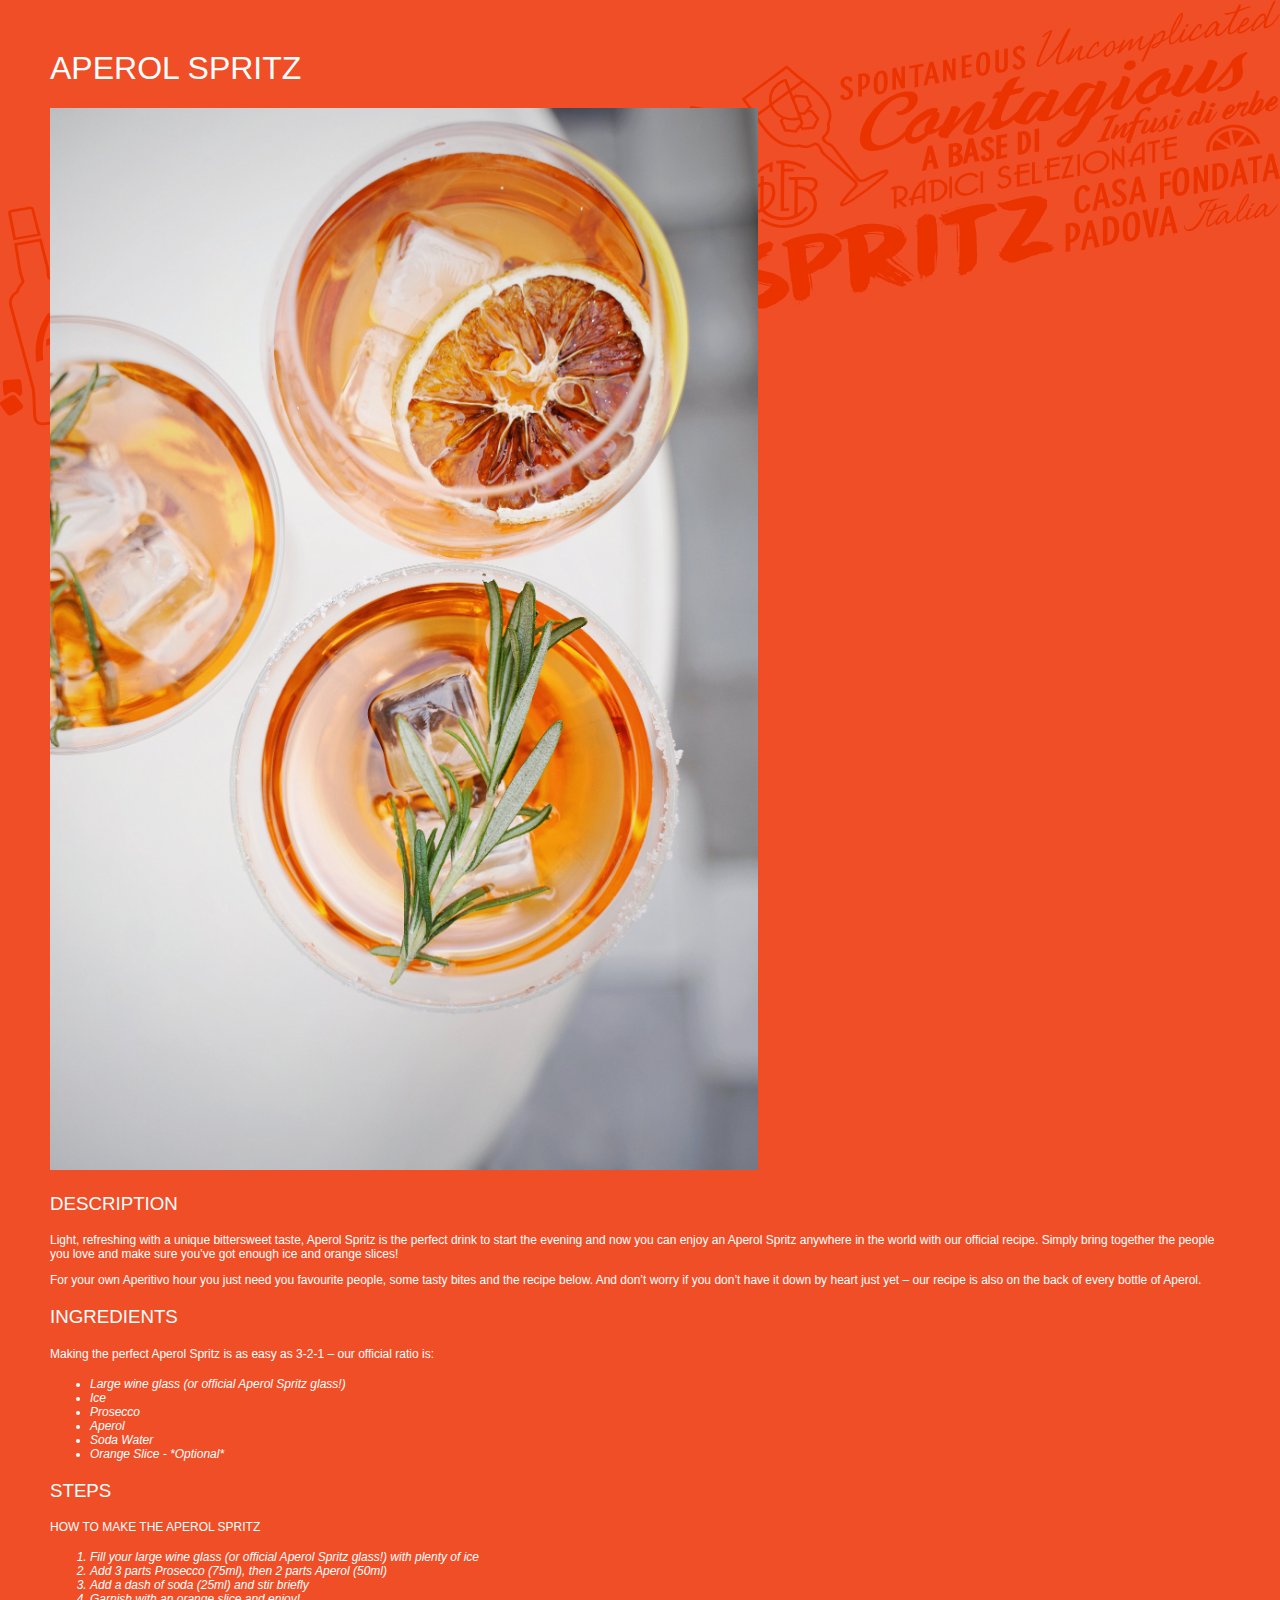
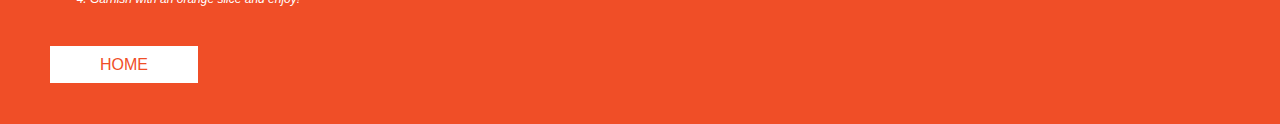
<file: recipes/aperol.html>
<!DOCTYPE html>
<html lang="en">

<head>
    <meta charset="UTF-8">
    <meta http-equiv="X-UA-Compatible" content="IE=edge">
    <meta name="viewport" content="width=device-width, initial-scale=1.0">
    <link rel="stylesheet" href="../styles/aperol.css">
    <title>Recipes - Aperol Spritz</title>
</head>

<body>
    <header>
    <h1>APEROL SPRITZ</h1>
    <!--APEROL SPRITZ RECIPE from - https://www.aperolspritzsocials.com/how-to-make-an-aperol-spritz/ -->

    <img src="../images/aperol.jpg" alt="Aperol Spritz">

    <!--Free Aperol Spritz image from - https://unsplash.com/photos/JjGLEN7T8xI?utm_source=unsplash&utm_medium=referral&utm_content=creditShareLink (Olena Sergienko)-->

    </header>
 <main>
    <h3>DESCRIPTION</h3>
    <p>Light, refreshing with a unique bittersweet taste, Aperol Spritz is the perfect drink to start the evening and
        now you
        can enjoy an Aperol Spritz anywhere in the world with our official recipe. Simply bring together the people you
        love and
        make sure you’ve got enough ice and orange slices!</p>

    <p>For your own Aperitivo hour you just need you favourite people, some tasty bites and the recipe below. And don’t
        worry if you don’t have it down by heart just yet – our recipe is also on the back of every bottle of Aperol.
    </p>
    <h3>INGREDIENTS</h3>
    <p>Making the perfect Aperol Spritz is as easy as 3-2-1 – our official ratio is:</p>
    <ul>
        <li>Large wine glass (or official Aperol Spritz glass!)</li>
        <li>Ice</li>
        <li>Prosecco</li>
        <li>Aperol</li>
        <li>Soda Water</li>
        <li>Orange Slice - *Optional*</li>
    </ul>
    <h3>STEPS</h3>
    <p>HOW TO MAKE THE APEROL SPRITZ</p>
    <ol>
        <li>Fill your large wine glass (or official Aperol Spritz glass!) with plenty of ice</li>
        <li>Add 3 parts Prosecco (75ml), then 2 parts Aperol (50ml)</li>
        <li>Add a dash of soda (25ml) and stir briefly</li>
        <li>Garnish with an orange slice and enjoy!</li>
    </ol>
</main>
    <footer>
    <a href="../index.html">HOME</a>
    </footer>
</body>

</html>
</file>
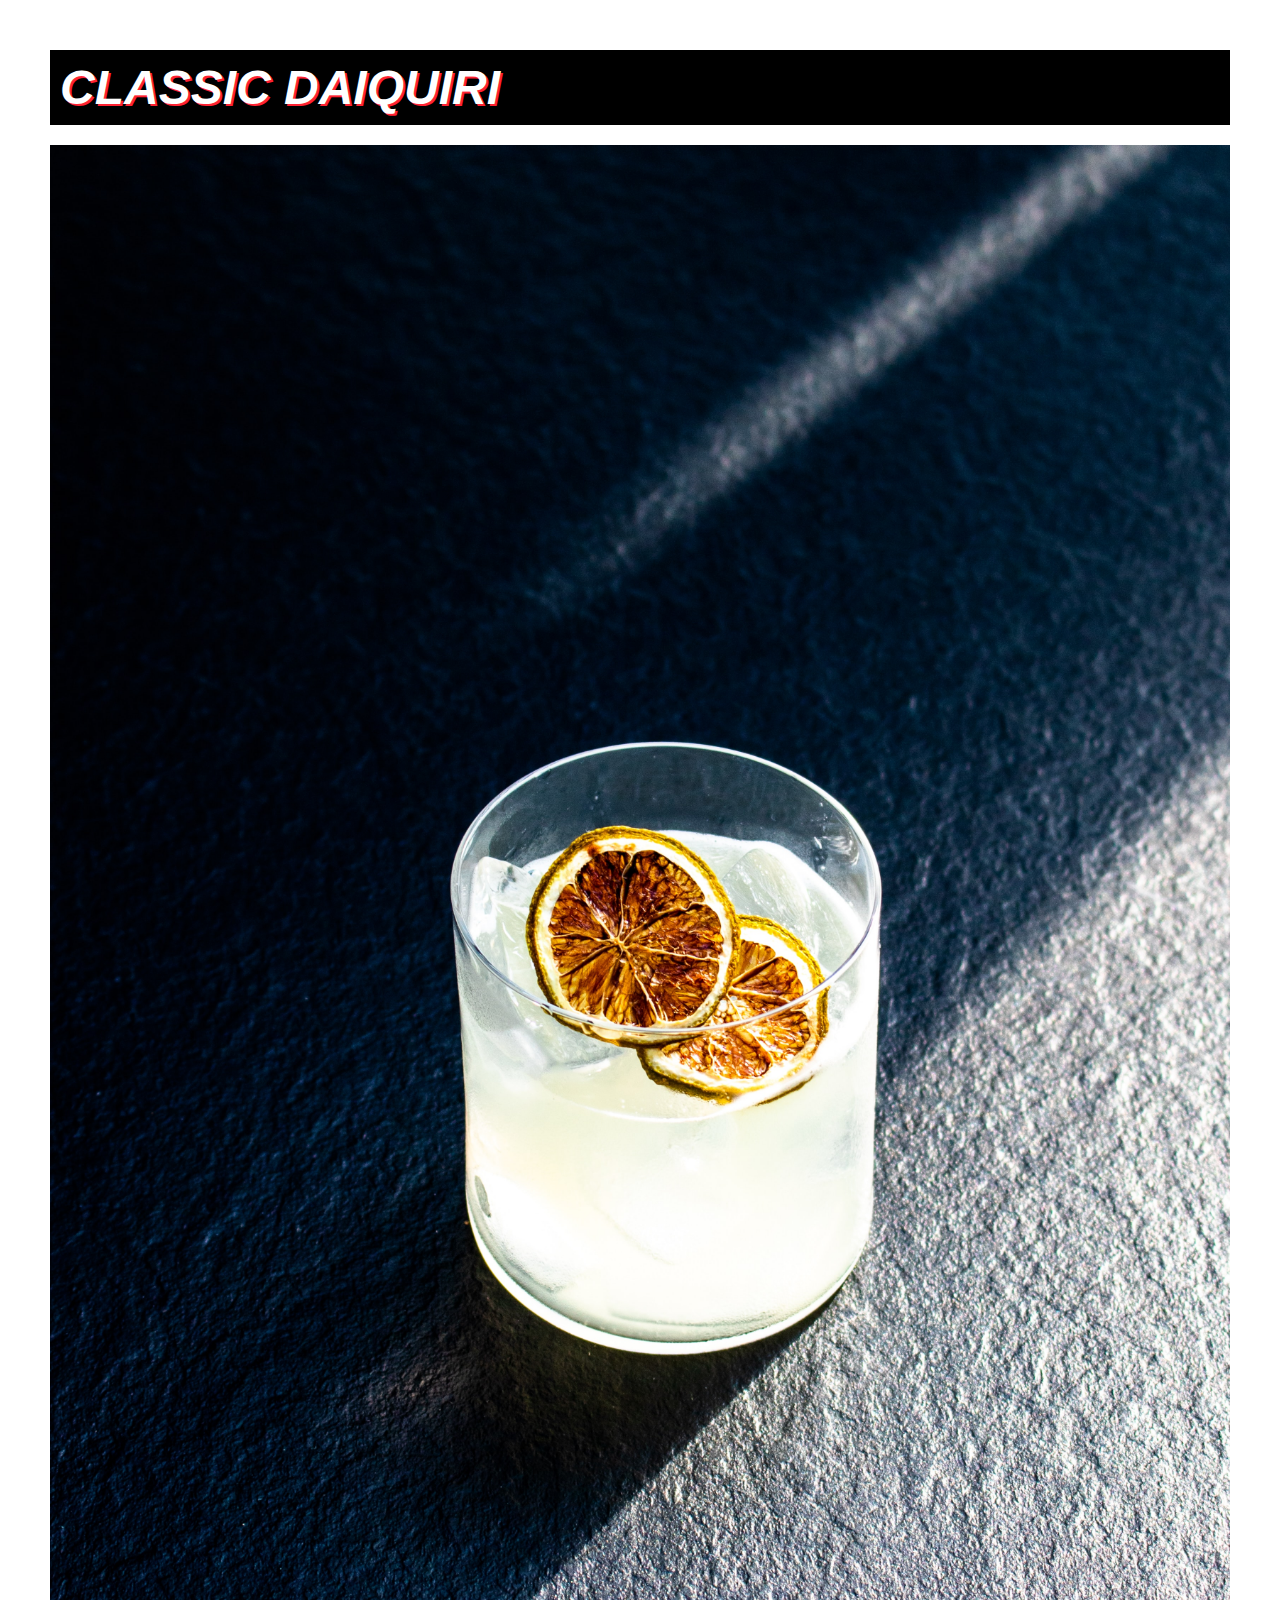
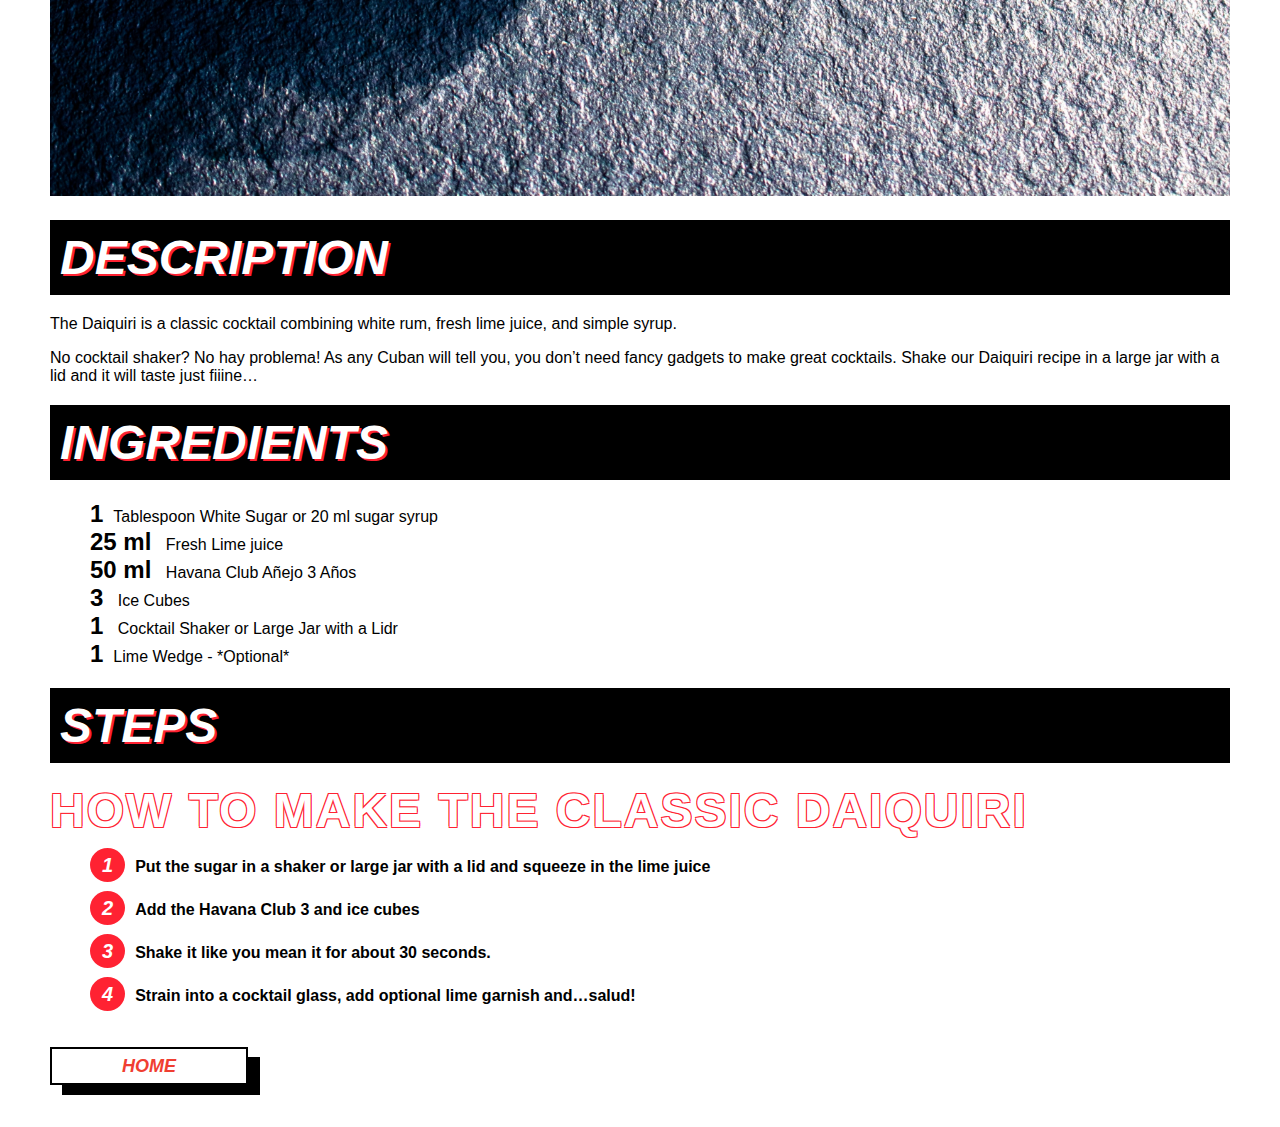
<file: recipes/daiquiri.html>
<!DOCTYPE html>
<html lang="en">

<head>
    <meta charset="UTF-8">
    <meta http-equiv="X-UA-Compatible" content="IE=edge">
    <meta name="viewport" content="width=device-width, initial-scale=1.0">
    <link rel="stylesheet" href="../styles/daiquiri.css">
    <title>Recipes - Classic Daiquiri</title>
</head>

<body>
    <h1>Classic Daiquiri</h1>

    <!--CLASSIC DAIQUIRI RECIPE from - https://havana-club.com/en-gb/cocktail/daiquiri/ -->

    <img src="../images/daiquiri.jpg" alt="Classic Daiquiri">

    <!--Free Classic Daiquiri image from -  https://unsplash.com/photos/5tf40DJYvBM?utm_source=unsplash&utm_medium=referral&utm_content=creditShareLink (Edward Howell)-->

    <h3>Description</h3>
    <p>The Daiquiri is a classic cocktail combining white rum, fresh lime juice, and simple syrup.</p>

    <p>No cocktail shaker? No hay problema! As any Cuban will tell you, you don’t need fancy gadgets to make great
        cocktails.
        Shake our Daiquiri recipe in a large jar with a lid and it will taste just fiiine…
    </p>
    <h3>Ingredients</h3>
    <ul>
        <li><span class="measure">1</span>Tablespoon White Sugar or 20 ml sugar syrup</li>
        <li><span class="measure">25 ml</span> Fresh Lime juice</li>
        <li><span class="measure">50 ml</span> Havana Club Añejo 3 Años</li>
        <li><span class="measure">3</span> Ice Cubes</li>
        <li><span class="measure">1</span> Cocktail Shaker or Large Jar with a Lidr</li>
        <li><span class="measure">1</span>Lime Wedge - *Optional*</li>
    </ul>
    <h3>Steps</h3>
    <h4 class="make">HOW TO MAKE THE CLASSIC DAIQUIRI</h4>
    <ol>
        <li><span class="step">1</span>Put the sugar in a shaker or large jar with a lid and squeeze in the lime juice
        </li>
        <li><span class="step">2</span>Add the Havana Club 3 and ice cubes</li>
        <li><span class="step">3</span>Shake it like you mean it for about 30 seconds.</li>
        <li><span class="step">4</span>Strain into a cocktail glass, add optional lime garnish and…salud!</li>
    </ol>
    <a href="../index.html">HOME</a>
</body>

</html>
</file>
<file: styles/aperol.css>
body {
  background-color: #f04e27;
  color: #fff;
  font-family: "futura-pt", Helvetica, Arial, sans-serif;
  margin: 50px;
  background-image: url(../images/aperol-brandwall-orange.svg);
  background-repeat: no-repeat;
  background-attachment: fixed;
  /*
  image original source (no copyright intended/this porject os not for commerical use):
  https://www.aperolspritzsocials.com/how-to-make-an-aperol-spritz/
  https://www.aperolspritzsocials.com/wp-content/uploads/2020/06/aperol-brandwall-orange.svg
  */
}

h1,
p,
li {
  font-weight: 100;
}

h3 {
  font-weight: 400;
}

p {
  font-size: 12px;
}

img {
  height: auto;
  width: 60%;
}

li {
  font-size: 12px;
  font-style: italic;
}

ol {
  margin-bottom: 50px;
}

a {
  background-color: #fff;
  color: #f04e27;
  padding: 10px 50px;
  font-size: 16px;
  font-weight: 500;
  text-transform: uppercase;
  text-decoration: none;
}

a:hover {
  background-color: #f04e27;
  color: #fff;
  border: 2px solid #fff;
}
</file>
<file: styles/daiquiri.css>
body {
  font-family: sans-serif;
  margin: 50px;
}

h1,
h3 {
  text-shadow: 2px 2px #ff2232;
  color: #fff;
  background-color: #000;
  font-size: 48px;
  font-style: italic;
  text-transform: uppercase;
  margin: 20px 0;
  padding: 10px;
}

img {
  height: auto;
  width: 100%;
}

ul {
  list-style: none;
}

ol {
  margin-bottom: 50px;
  list-style-type: none;
}

ol li {
  font-weight: bold;
  margin-bottom: 20px;
}

.step {
  background: #ff2232;
  color: #fff;
  font-size: 20px;
  font-style: italic;
  text-align: center;
  margin-right: 10px;
  padding: 6px 12px;
  border-radius: 50%;
}

.measure {
  font-size: 24px;
  font-weight: bold;
  margin-right: 10px;
}

.make {
  font-size: 48px;
  font-weight: 900;
  letter-spacing: 2px;
  text-shadow: -1px -1px #ff2232, 1px -1px #ff2232, -1px 1px #ff2232,
    1px 1px #ff2232;
  color: #fff;
  margin: 0 auto;
}

a {
  background-color: #fff;
  color: #f03e31;
  font-size: 18px;
  font-style: italic;
  font-weight: bold;
  border: 2px solid #000;
  box-shadow: 12px 10px #000;
  padding: 7px 70px;
  text-transform: uppercase;
  text-decoration: none;
}

a:hover {
  background-color: #f03e31;
  color: #fff;
  border: 2px solid #000;
}
</file>
